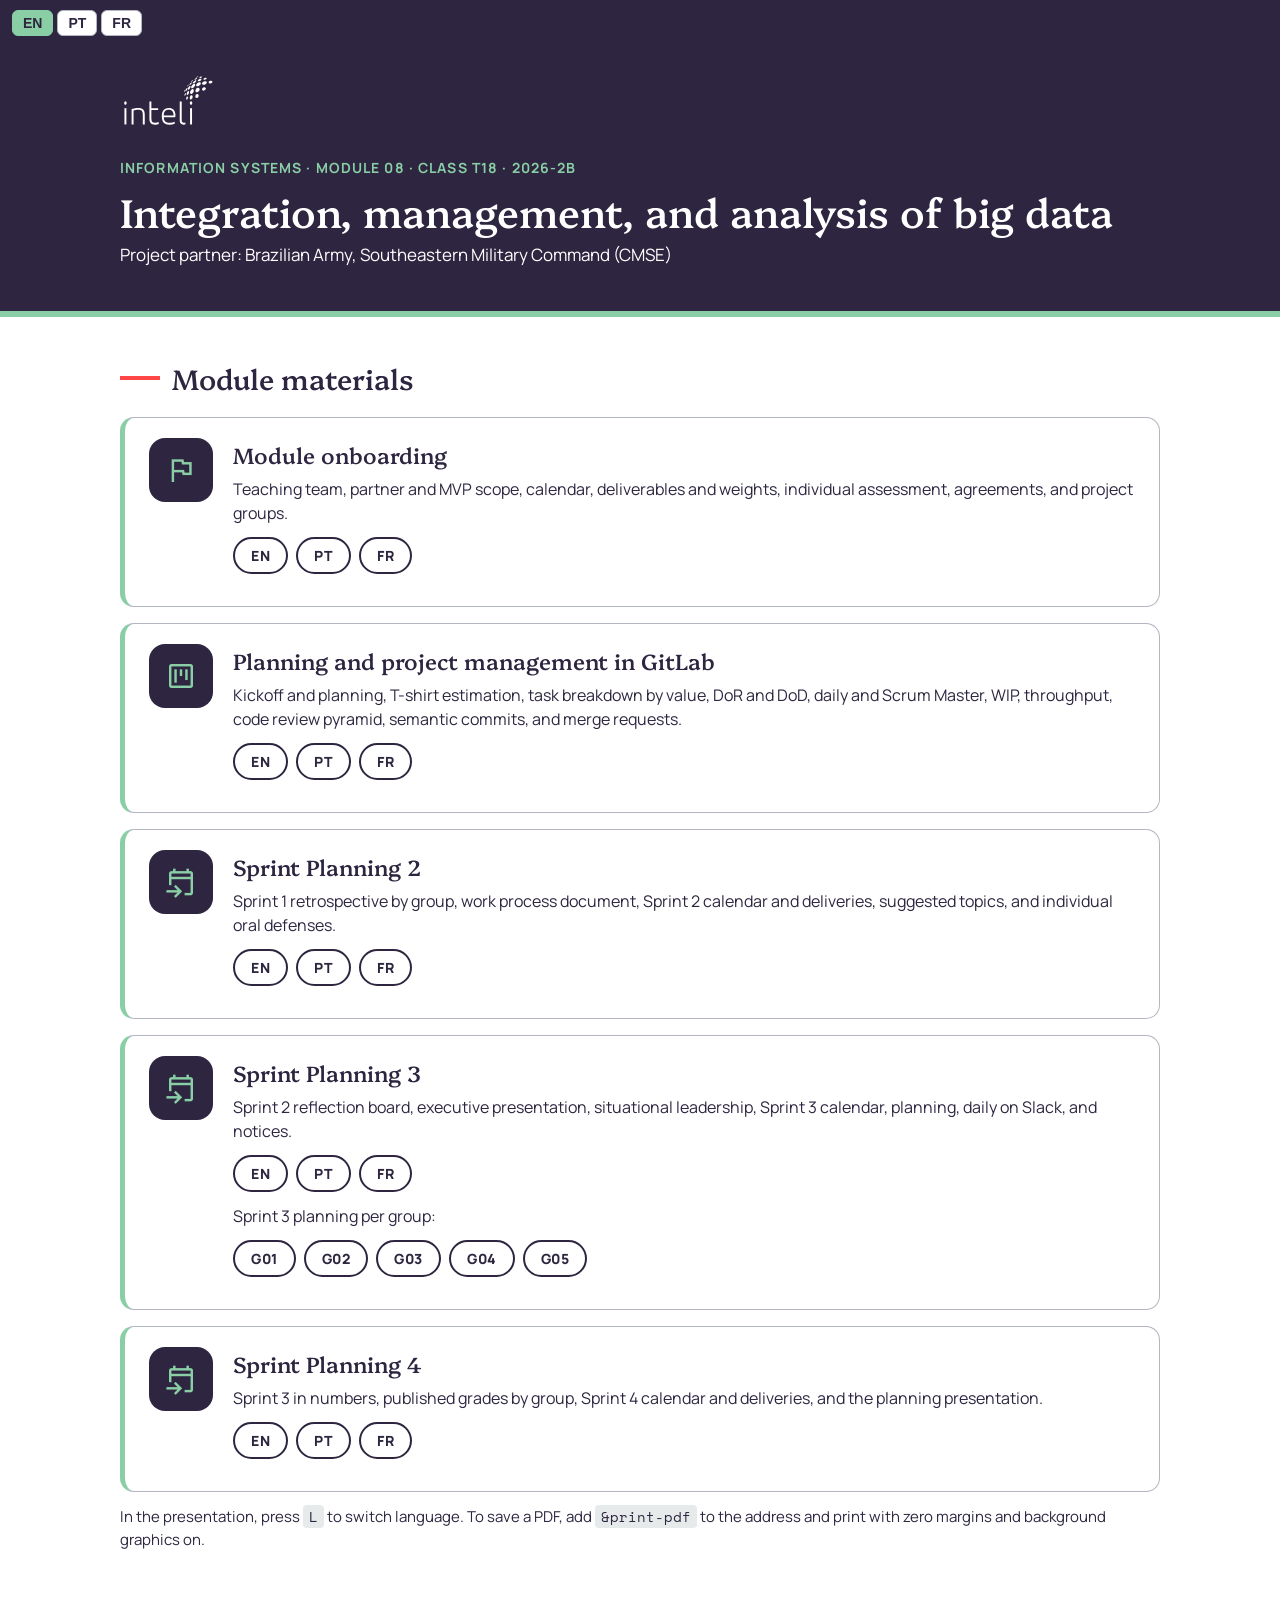
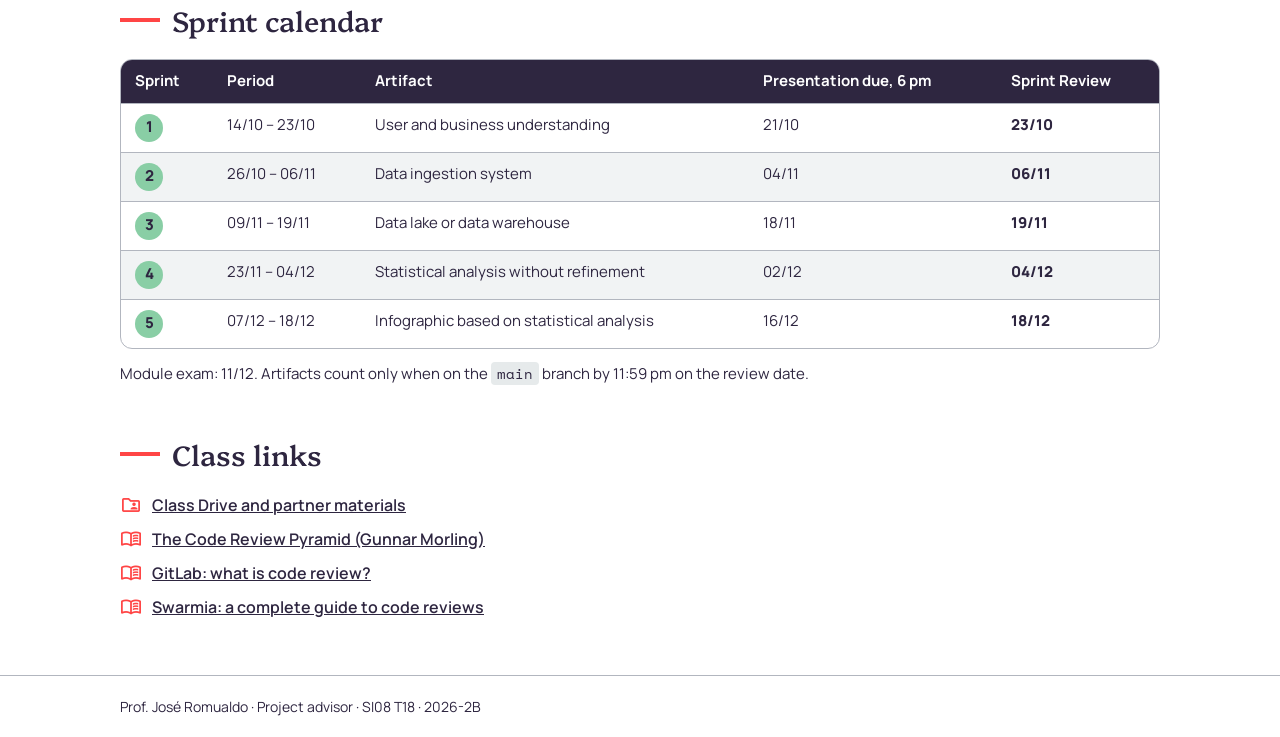
<file: index.html>
<!doctype html>
<html lang="en" data-lang="en">
<head>
  <meta charset="utf-8">
  <meta name="viewport" content="width=device-width, initial-scale=1.0">
  <title>SI08 T18 &middot; Module 08</title>

  <!-- Portal do modulo: centraliza os decks e os links da turma. Trilingue
       como os decks (ADR-001). Datas copiadas do slide de calendario do
       onboarding; tools/tests/test_index.py confere que batem. -->

  <script src="assets/js/idioma.js"></script>
  <link rel="stylesheet" href="assets/css/inteli-brand.css">
  <link rel="stylesheet" href="assets/css/orientacao.css">
  <link rel="stylesheet" href="assets/css/portal.css">
</head>
<body class="portal">
  <header class="portal-topo">
    <div class="portal-largura">
      <img class="portal-logo" src="assets/img/inteli-logo-negativa.svg" alt="Inteli">
      <p class="portal-eyebrow">
        <span data-l="en">Information Systems &middot; Module 08 &middot; Class T18 &middot; 2026-2B</span>
        <span data-l="pt">Sistemas de Informação &middot; Módulo 08 &middot; Turma T18 &middot; 2026-2B</span>
        <span data-l="fr">Systèmes d'information &middot; Module 08 &middot; Classe T18 &middot; 2026-2B</span>
      </p>
      <h1>Integration, management, and analysis of big data</h1>
      <p class="portal-sub">
        <span data-l="en">Project partner: Brazilian Army, Southeastern Military Command (CMSE)</span>
        <span data-l="pt">Parceiro do projeto: Brazilian Army, Comando Militar do Sudeste (CMSE)</span>
        <span data-l="fr">Partenaire du projet : Brazilian Army, Commandement militaire du Sud-Est (CMSE)</span>
      </p>
    </div>
  </header>

  <main class="portal-largura">
    <section class="portal-secao">
      <h2>
        <span data-l="en">Module materials</span>
        <span data-l="pt">Materiais do módulo</span>
        <span data-l="fr">Supports du module</span>
      </h2>
      <div class="deck-lista">
        <article class="deck-cartao" data-deck="aulas/onboarding.html">
          <div class="deck-icone"><span class="material-symbols-outlined" aria-hidden="true">flag</span></div>
          <div class="deck-corpo">
            <h3>
              <span data-l="en">Module onboarding</span>
              <span data-l="pt">Abertura do módulo</span>
              <span data-l="fr">Ouverture du module</span>
            </h3>
            <p>
              <span data-l="en">Teaching team, partner and MVP scope, calendar, deliverables and weights, individual assessment, agreements, and project groups.</span>
              <span data-l="pt">Equipe docente, parceiro e escopo do MVP, calendário, entregas e pesos, avaliação individual, combinados e grupos do projeto.</span>
              <span data-l="fr">Équipe pédagogique, partenaire et périmètre du MVP, calendrier, livrables et poids, évaluation individuelle, règles et groupes du projet.</span>
            </p>
            <p class="deck-links">
              <a class="botao" href="aulas/onboarding.html?lang=en">EN</a>
              <a class="botao" href="aulas/onboarding.html?lang=pt">PT</a>
              <a class="botao" href="aulas/onboarding.html?lang=fr">FR</a>
            </p>
          </div>
        </article>
        <article class="deck-cartao" data-deck="aulas/planning-gitlab.html">
          <div class="deck-icone"><span class="material-symbols-outlined" aria-hidden="true">view_kanban</span></div>
          <div class="deck-corpo">
            <h3>
              <span data-l="en">Planning and project management in GitLab</span>
              <span data-l="pt">Planning e gestão de projeto no GitLab</span>
              <span data-l="fr">Planning et gestion de projet dans GitLab</span>
            </h3>
            <p>
              <span data-l="en">Kickoff and planning, T-shirt estimation, task breakdown by value, DoR and DoD, daily and Scrum Master, WIP, throughput, code review pyramid, semantic commits, and merge requests.</span>
              <span data-l="pt">Kickoff e planning, estimativa T-shirt, corte de tarefas por valor, DoR e DoD, daily e scrum master, WIP, throughput, pirâmide de code review, commits semânticos e merge requests.</span>
              <span data-l="fr">Kickoff et planning, estimation T-shirt, découpage par valeur, DoR et DoD, daily et Scrum Master, WIP, throughput, pyramide de revue de code, commits sémantiques et merge requests.</span>
            </p>
            <p class="deck-links">
              <a class="botao" href="aulas/planning-gitlab.html?lang=en">EN</a>
              <a class="botao" href="aulas/planning-gitlab.html?lang=pt">PT</a>
              <a class="botao" href="aulas/planning-gitlab.html?lang=fr">FR</a>
            </p>
          </div>
        </article>
        <article class="deck-cartao" data-deck="aulas/sprint-planning-2.html">
          <div class="deck-icone"><span class="material-symbols-outlined" aria-hidden="true">event_upcoming</span></div>
          <div class="deck-corpo">
            <h3>
              <span data-l="en">Sprint Planning 2</span>
              <span data-l="pt">Sprint Planning 2</span>
              <span data-l="fr">Sprint Planning 2</span>
            </h3>
            <p>
              <span data-l="en">Sprint 1 retrospective by group, work process document, Sprint 2 calendar and deliveries, suggested topics, and individual oral defenses.</span>
              <span data-l="pt">Retrospectiva da Sprint 1 por grupo, documento do processo de trabalho, calendário e entregas da Sprint 2, tópicos sugeridos e arguições individuais.</span>
              <span data-l="fr">Rétrospective du sprint 1 par groupe, document du processus de travail, calendrier et livrables du sprint 2, sujets suggérés et soutenances individuelles.</span>
            </p>
            <p class="deck-links">
              <a class="botao" href="aulas/sprint-planning-2.html?lang=en">EN</a>
              <a class="botao" href="aulas/sprint-planning-2.html?lang=pt">PT</a>
              <a class="botao" href="aulas/sprint-planning-2.html?lang=fr">FR</a>
            </p>
          </div>
        </article>
        <article class="deck-cartao" data-deck="aulas/sprint-planning-3.html">
          <div class="deck-icone"><span class="material-symbols-outlined" aria-hidden="true">event_upcoming</span></div>
          <div class="deck-corpo">
            <h3>
              <span data-l="en">Sprint Planning 3</span>
              <span data-l="pt">Sprint Planning 3</span>
              <span data-l="fr">Sprint Planning 3</span>
            </h3>
            <p>
              <span data-l="en">Sprint 2 reflection board, executive presentation, situational leadership, Sprint 3 calendar, planning, daily on Slack, and notices.</span>
              <span data-l="pt">Quadro de reflexão da Sprint 2, apresentação executiva, liderança situacional, calendário, planning e daily no Slack da Sprint 3, e avisos.</span>
              <span data-l="fr">Tableau de réflexion du sprint 2, présentation exécutive, leadership situationnel, calendrier, planning et daily sur Slack du sprint 3, et avis.</span>
            </p>
            <p class="deck-links">
              <a class="botao" href="aulas/sprint-planning-3.html?lang=en">EN</a>
              <a class="botao" href="aulas/sprint-planning-3.html?lang=pt">PT</a>
              <a class="botao" href="aulas/sprint-planning-3.html?lang=fr">FR</a>
            </p>
            <p>
              <span data-l="en">Sprint 3 planning per group:</span>
              <span data-l="pt">Planning da Sprint 3 por grupo:</span>
              <span data-l="fr">Planning du sprint 3 par groupe :</span>
            </p>
            <p class="deck-links">
              <a class="botao" href="https://github.com/josercf/2026-2B-SI08-T18/blob/main/planning/sprint3/planning-sprint3-G01.md">G01</a>
              <a class="botao" href="https://github.com/josercf/2026-2B-SI08-T18/blob/main/planning/sprint3/planning-sprint3-G02.md">G02</a>
              <a class="botao" href="https://github.com/josercf/2026-2B-SI08-T18/blob/main/planning/sprint3/planning-sprint3-G03.md">G03</a>
              <a class="botao" href="https://github.com/josercf/2026-2B-SI08-T18/blob/main/planning/sprint3/planning-sprint3-G04.md">G04</a>
              <a class="botao" href="https://github.com/josercf/2026-2B-SI08-T18/blob/main/planning/sprint3/planning-sprint3-G05.md">G05</a>
            </p>
          </div>
        </article>
        <article class="deck-cartao" data-deck="aulas/sprint-planning-4.html">
          <div class="deck-icone"><span class="material-symbols-outlined" aria-hidden="true">event_upcoming</span></div>
          <div class="deck-corpo">
            <h3>
              <span data-l="en">Sprint Planning 4</span>
              <span data-l="pt">Sprint Planning 4</span>
              <span data-l="fr">Sprint Planning 4</span>
            </h3>
            <p>
              <span data-l="en">Sprint 3 in numbers, published grades by group, Sprint 4 calendar and deliveries, and the planning presentation.</span>
              <span data-l="pt">Sprint 3 em números, notas publicadas por grupo, calendário e entregas da Sprint 4 e apresentação da planning.</span>
              <span data-l="fr">Le sprint 3 en chiffres, notes publiées par groupe, calendrier et livrables du sprint 4 et présentation du planning.</span>
            </p>
            <p class="deck-links">
              <a class="botao" href="aulas/sprint-planning-4.html?lang=en">EN</a>
              <a class="botao" href="aulas/sprint-planning-4.html?lang=pt">PT</a>
              <a class="botao" href="aulas/sprint-planning-4.html?lang=fr">FR</a>
            </p>
          </div>
        </article>
      </div>
      <p class="portal-nota">
        <span data-l="en">In the presentation, press <kbd>L</kbd> to switch language. To save a PDF, add <code>&amp;print-pdf</code> to the address and print with zero margins and background graphics on.</span>
        <span data-l="pt">Na apresentação, a tecla <kbd>L</kbd> troca o idioma. Para salvar em PDF, acrescente <code>&amp;print-pdf</code> ao endereço e imprima com margem zero e gráficos de fundo ligados.</span>
        <span data-l="fr">Pendant la présentation, la touche <kbd>L</kbd> change la langue. Pour enregistrer en PDF, ajoutez <code>&amp;print-pdf</code> à l'adresse et imprimez sans marges, graphiques d'arrière-plan activés.</span>
      </p>
    </section>

    <section class="portal-secao">
      <h2>
        <span data-l="en">Sprint calendar</span>
        <span data-l="pt">Calendário das sprints</span>
        <span data-l="fr">Calendrier des sprints</span>
      </h2>
      <table class="portal-tabela">
        <thead>
          <tr>
            <th>Sprint</th>
            <th>
              <span data-l="en">Period</span>
              <span data-l="pt">Período</span>
              <span data-l="fr">Période</span>
            </th>
            <th>
              <span data-l="en">Artifact</span>
              <span data-l="pt">Artefato</span>
              <span data-l="fr">Livrable</span>
            </th>
            <th>
              <span data-l="en">Presentation due, 6 pm</span>
              <span data-l="pt">Envio da apresentação, 18h</span>
              <span data-l="fr">Envoi de la présentation, 18 h</span>
            </th>
            <th>Sprint Review</th>
          </tr>
        </thead>
        <tbody>
          <tr>
            <td><span class="sprint-num">1</span></td>
            <td class="periodo">14/10 &ndash; 23/10</td>
            <td>
              <span data-l="en">User and business understanding</span>
              <span data-l="pt">Entendimento do usuário e do negócio</span>
              <span data-l="fr">Compréhension de l'utilisateur et du métier</span>
            </td>
            <td class="envio">21/10</td>
            <td class="review">23/10</td>
          </tr>
          <tr>
            <td><span class="sprint-num">2</span></td>
            <td class="periodo">26/10 &ndash; 06/11</td>
            <td>
              <span data-l="en">Data ingestion system</span>
              <span data-l="pt">Sistema de ingestão de dados</span>
              <span data-l="fr">Système d'ingestion des données</span>
            </td>
            <td class="envio">04/11</td>
            <td class="review">06/11</td>
          </tr>
          <tr>
            <td><span class="sprint-num">3</span></td>
            <td class="periodo">09/11 &ndash; 19/11</td>
            <td>
              <span data-l="en">Data lake or data warehouse</span>
              <span data-l="pt">Data lake ou data warehouse</span>
              <span data-l="fr">Data lake ou data warehouse</span>
            </td>
            <td class="envio">18/11</td>
            <td class="review">19/11</td>
          </tr>
          <tr>
            <td><span class="sprint-num">4</span></td>
            <td class="periodo">23/11 &ndash; 04/12</td>
            <td>
              <span data-l="en">Statistical analysis without refinement</span>
              <span data-l="pt">Análise estatística sem refinamento</span>
              <span data-l="fr">Analyse statistique sans raffinement</span>
            </td>
            <td class="envio">02/12</td>
            <td class="review">04/12</td>
          </tr>
          <tr>
            <td><span class="sprint-num">5</span></td>
            <td class="periodo">07/12 &ndash; 18/12</td>
            <td>
              <span data-l="en">Infographic based on statistical analysis</span>
              <span data-l="pt">Infográfico baseado na análise estatística</span>
              <span data-l="fr">Infographie fondée sur l'analyse statistique</span>
            </td>
            <td class="envio">16/12</td>
            <td class="review">18/12</td>
          </tr>
        </tbody>
      </table>
      <p class="portal-nota">
        <span data-l="en">Module exam: 11/12. Artifacts count only when on the <code>main</code> branch by 11:59 pm on the review date.</span>
        <span data-l="pt">Prova do módulo: 11/12. Artefatos valem apenas na branch <code>main</code> até 23h59 da data da review.</span>
        <span data-l="fr">Examen du module : 11/12. Les livrables ne comptent que sur la branche <code>main</code> avant 23 h 59 le jour de la review.</span>
      </p>
    </section>

    <section class="portal-secao">
      <h2>
        <span data-l="en">Class links</span>
        <span data-l="pt">Links da turma</span>
        <span data-l="fr">Liens de la classe</span>
      </h2>
      <ul class="portal-links">
        <li>
          <span class="material-symbols-outlined" aria-hidden="true">folder_shared</span>
          <a href="https://drive.google.com/drive/folders/1OXLzMqSUUbv08GYSl7mc4imtuCU219Xd" target="_blank" rel="noopener">
            <span data-l="en">Class Drive and partner materials</span>
            <span data-l="pt">Drive da turma e material do parceiro</span>
            <span data-l="fr">Drive de la classe et documents du partenaire</span>
          </a>
        </li>
        <li>
          <span class="material-symbols-outlined" aria-hidden="true">menu_book</span>
          <a href="https://www.morling.dev/blog/the-code-review-pyramid/" target="_blank" rel="noopener">The Code Review Pyramid (Gunnar Morling)</a>
        </li>
        <li>
          <span class="material-symbols-outlined" aria-hidden="true">menu_book</span>
          <a href="https://about.gitlab.com/pt-br/topics/version-control/what-is-code-review/" target="_blank" rel="noopener">GitLab: what is code review?</a>
        </li>
        <li>
          <span class="material-symbols-outlined" aria-hidden="true">menu_book</span>
          <a href="https://www.swarmia.com/blog/a-complete-guide-to-code-reviews/" target="_blank" rel="noopener">Swarmia: a complete guide to code reviews</a>
        </li>
      </ul>
    </section>
  </main>

  <footer class="portal-rodape">
    <div class="portal-largura">
      <span data-l="en">Prof. José Romualdo &middot; Project advisor &middot; SI08 T18 &middot; 2026-2B</span>
      <span data-l="pt">Prof. José Romualdo &middot; Orientação &middot; SI08 T18 &middot; 2026-2B</span>
      <span data-l="fr">Prof. José Romualdo &middot; Orientation du projet &middot; SI08 T18 &middot; 2026-2B</span>
    </div>
  </footer>
</body>
</html>
</file>
<file: assets/css/inteli-brand.css>
/* Tokens do Brandbook Inteli 2025.
   Este e o unico arquivo do acervo autorizado a declarar cor e tipografia.
   Qualquer outro arquivo consome var(--inteli-*) ou var(--seg-*).
   Verificado por tools/check_brand.py. */

@import url("https://fonts.googleapis.com/css2?family=Platypi:wght@400;500;600;700&family=Manrope:wght@400;500;600;700;800&family=Space+Mono:wght@400;700&display=swap");
@import url("https://fonts.googleapis.com/css2?family=Material+Symbols+Outlined:opsz,wght,FILL,GRAD@24,400,0,0&display=swap");

:root {
  /* Paleta cromatica, p.66 */
  --inteli-roxo: #2e2640;
  --inteli-coral: #ff4545;
  --inteli-verde: #89cea5;
  --inteli-cinza-escuro: #b2b6bf;
  --inteli-cinza-medio: #caced6;
  --inteli-cinza-claro: #e6eaeb;
  --inteli-branco: #ffffff;

  /* Segmento Graduacao, p.68.
     Branco e cinzas como base, verde e roxo como blocos de peso,
     coral apenas como filete de destaque.
     Lilas e verde escuro pertencem a Escolas e a Exec/Pos e ficam de fora. */
  --seg-base: var(--inteli-branco);
  --seg-superficie: var(--inteli-cinza-claro);
  /* p.68: a proporcao da Graduacao usa cinza escuro, nao cinza medio, nos
     layouts (branco 23%, cinza claro 12%, cinza escuro 12%, verde 23%,
     roxo 27%, coral 3%, medido sobre a pagina). O cinza medio aparece so
     no grafismo da Graduacao (p.77: verde, roxo e cinza medio). */
  --seg-borda: var(--inteli-cinza-escuro);
  --seg-grafismo-neutro: var(--inteli-cinza-medio);
  --seg-primaria: var(--inteli-roxo);
  --seg-secundaria: var(--inteli-verde);
  --seg-destaque: var(--inteli-coral);
  --seg-texto: var(--inteli-roxo);
  --seg-texto-suave: var(--inteli-cinza-escuro);

  /* Tipografia, p.69 a p.74.
     A Azurio e licenciada e este repositorio e publico: o proprio brandbook
     (p.70) autoriza a Platypi como substituta por ser Google Font. */
  --fonte-titulo: "Platypi", Georgia, serif;
  --fonte-texto: "Manrope", system-ui, sans-serif;
  --fonte-mono: "Space Mono", monospace;

  /* Hierarquia. O brandbook (p.73) define 55/20/15pt em pagina de 1920x1080.
     A razao entre os niveis e preservada; o corpo sobe para 18px porque
     13px projetado nao se le do fundo da sala.

     Estes quatro tokens PRECISAM morar em :root. Custom property nao
     cascateia para fora do seletor que a declara: se elas cairem dentro de
     um bloco como "code, pre", o body resolve font-size para o 16px padrao
     do navegador e o piso de legibilidade vira letra morta, sem nenhum erro
     aparecer. Conferir com getComputedStyle, nao a olho. */
  --escala-titulo: 44px;
  --escala-subtitulo: 26px;
  --escala-texto: 18px;
  --escala-complementar: 14px;
}

/* A aplicacao das familias e das escalas mora aqui e so aqui, porque o
   check_brand.py proibe font-family em qualquer outro arquivo. Sem estas
   regras os tokens acima ficam declarados e nunca usados, que foi exatamente
   o defeito do CSS de 2026.1: ele pedia "Azurio" e a fonte nunca era
   carregada, entao os titulos caiam no fallback em silencio. */
body {
  font-family: var(--fonte-texto);
  font-size: var(--escala-texto);
}

h1, h2 {
  font-family: var(--fonte-titulo);
  font-weight: 500;  /* Azurio Medium e o peso de titulo do brandbook, p.69 */
  font-size: var(--escala-titulo);
}

h3, h4 {
  font-family: var(--fonte-titulo);
  font-weight: 500;
  font-size: var(--escala-subtitulo);
}

code, pre, kbd, samp, .mono {
  font-family: var(--fonte-mono);
  font-size: var(--escala-complementar);
}

/* Iconografia da marca, p.88: Google Material Symbols, nunca emoji. A fonte
   e importada no topo deste arquivo; a classe que ativa a ligadura (o nome
   do icone em texto vira glifo) so pode morar aqui, porque e a unica
   declaracao de font-family autorizada no acervo. Consumidor: qualquer
   <span class="material-symbols-outlined"> com o nome do icone como
   conteudo de texto. */
.material-symbols-outlined {
  font-family: "Material Symbols Outlined";
  font-weight: normal;
  font-style: normal;
  font-size: 20px;
  line-height: 1;
  letter-spacing: normal;
  text-transform: none;
  display: inline-block;
  white-space: nowrap;
  word-wrap: normal;
  direction: ltr;
  -webkit-font-smoothing: antialiased;
}
</file>
<file: assets/css/orientacao.css>
/* Blocos especificos dos decks de orientacao do SI08 T18.
   Mesma regra do tema: nenhuma cor literal e nenhum font-family aqui, tudo
   vem de inteli-brand.css. Verificado por tools/check_brand.py. */

/* ---------- Idiomas (ADR-001) ----------
   Todo texto visivel existe nas tres linguas, marcado com data-l="en|pt|fr".
   O idioma ativo fica em html[data-lang]; os outros dois somem com
   display: none, o que tambem os tira da medicao do check_slides.py. */
html[data-lang="en"] [data-l]:not([data-l="en"]),
html[data-lang="pt"] [data-l]:not([data-l="pt"]),
html[data-lang="fr"] [data-l]:not([data-l="fr"]) {
  display: none !important;
}

.lang-switch {
  position: fixed;
  /* Canto superior esquerdo: embaixo ele cobria o rodape e o numero do
     slide. O titulo comeca em 44px, entao a faixa de 8px a 36px fica livre. */
  left: 12px;
  top: 10px;
  z-index: 1000;
  display: flex;
  gap: 4px;
}

.lang-switch button {
  border: 1px solid var(--seg-borda);
  border-radius: 6px;
  background: var(--seg-base);
  color: var(--seg-texto);
  padding: 4px 10px;
  font-size: var(--escala-complementar);
  font-weight: 700;
  cursor: pointer;
}

.lang-switch button[aria-pressed="true"] {
  background: var(--seg-primaria);
  color: var(--inteli-branco);
  border-color: var(--seg-primaria);
}

@media print {
  .lang-switch { display: none !important; }
}

/* ---------- Refinamento base dos slides ---------- */
.slide-title-area h2 {
  max-width: 1060px;
  letter-spacing: -0.01em;
}

.content-slide .accent-bar {
  background: var(--seg-destaque);
  width: 64px;
  height: 4px;
}

.content-slide .slide-footer {
  border-top: 1px solid color-mix(in srgb, var(--seg-borda) 45%, transparent);
  padding-top: 8px;
}

/* ---------- Capa (Slide 1) ----------
   O .cover-panel em inteli-theme.css usa display: grid com conic-gradient
   particionando as 3 faces do grafismo da Graduacao, e posiciona .cover-content
   sobre a face roxa da direita (justify-self: end; max-width: 42%). */
.cover-brand-mark {
  display: flex;
  align-items: center;
  margin-bottom: 28px;
}

.cover-brand-mark img {
  height: 40px;
  width: auto;
  display: block;
}

.reveal .cover-slide .cover-eyebrow {
  display: inline-block;
  background: color-mix(in srgb, var(--seg-secundaria) 18%, transparent);
  border: 1px solid color-mix(in srgb, var(--seg-secundaria) 55%, transparent);
  color: var(--seg-secundaria);
  padding: 5px 14px;
  border-radius: 999px;
  margin-bottom: 14px;
  font-weight: 700;
}

.cover-accent {
  width: 72px;
  height: 5px;
  background: var(--seg-destaque);
  border-radius: 3px;
  margin: 4px 0 18px;
}

.reveal .cover-slide h3 {
  color: var(--seg-secundaria);
  font-weight: 500;
}

/* ---------- Separadores de secao (Slides 4, 7, 13) ---------- */
.reveal .slides section.section-slide {
  justify-content: center;
}

.reveal .section-slide .section-eyebrow {
  display: inline-block;
  align-self: center;
  margin: 0 0 16px;
  padding: 6px 18px;
  background: var(--seg-primaria);
  color: var(--inteli-branco);
  border-radius: 999px;
  font-size: var(--escala-complementar);
  font-weight: 700;
  letter-spacing: 0.08em;
  text-transform: uppercase;
}

.reveal .section-slide .accent-bar {
  background: var(--seg-destaque);
  height: 5px;
  border-radius: 3px;
}

/* ---------- Agenda (Slide 2) ----------
   Agenda em fundo roxo (27% de proporcao na Graduacao, p.68) com cartoes em
   duas colunas para equilibrar o respiro visual. */
.reveal .slides section.agenda-slide {
  background: var(--seg-primaria);
  color: var(--inteli-branco);
}

.agenda-slide h2,
.agenda-slide .slide-footer {
  color: var(--inteli-branco);
}

.agenda-slide .slide-footer {
  border-top-color: color-mix(in srgb, var(--inteli-branco) 18%, transparent);
}

.agenda-list {
  margin: 18px 0 0;
  padding: 0;
  list-style: none;
  counter-reset: item;
  display: grid;
  grid-template-columns: repeat(2, 1fr);
  gap: 18px 24px;
}

.agenda-list li {
  counter-increment: item;
  display: flex;
  align-items: center;
  gap: 18px;
  padding: 20px 22px;
  background: color-mix(in srgb, var(--inteli-branco) 8%, var(--seg-primaria));
  border: 1px solid color-mix(in srgb, var(--inteli-branco) 16%, transparent);
  border-left: 5px solid var(--seg-secundaria);
  border-radius: 12px;
  font-size: 20px;
  font-weight: 600;
  line-height: 1.3;
}

.agenda-list li:nth-child(odd) {
  border-left-color: var(--seg-destaque);
}

.agenda-list li::before {
  content: counter(item, decimal-leading-zero);
  display: inline-flex;
  align-items: center;
  justify-content: center;
  width: 44px;
  height: 44px;
  border-radius: 10px;
  background: color-mix(in srgb, var(--inteli-branco) 12%, transparent);
  color: var(--seg-secundaria);
  font-weight: 800;
  font-size: 20px;
  flex-shrink: 0;
}

.agenda-list li:nth-child(odd)::before {
  color: var(--seg-destaque);
}

/* ---------- Docentes (Slide 3) ---------- */
.docentes-grid {
  display: flex;
  flex-wrap: wrap;
  justify-content: center;
  gap: 14px 18px;
  margin-top: 4px;
}

.docente-card {
  width: 274px;
  box-sizing: border-box;
  display: flex;
  flex-direction: column;
  align-items: center;
  text-align: center;
  gap: 8px;
  background: var(--seg-superficie);
  border: 1px solid color-mix(in srgb, var(--seg-borda) 55%, transparent);
  border-top: 5px solid var(--seg-secundaria);
  border-radius: 14px;
  padding: 14px 14px 12px;
}

.docente-card.coordenacao {
  border-top-color: var(--seg-primaria);
}

.docente-card.orientacao {
  border-top-color: var(--seg-destaque);
  background: color-mix(in srgb, var(--seg-secundaria) 16%, var(--seg-superficie));
}

.docente-card img {
  width: 106px;
  height: 106px;
  border-radius: 50%;
  object-fit: cover;
  flex-shrink: 0;
  border: 3px solid var(--inteli-branco);
}

.reveal .docente-card p { margin: 0; line-height: 1.25; }
.reveal .docente-card .docente-nome {
  font-weight: 700;
  font-size: 16px;
  color: var(--seg-primaria);
}
.reveal .docente-card .docente-eixo {
  font-size: var(--escala-complementar);
  font-weight: 600;
  padding: 3px 10px;
  border-radius: 999px;
  background: var(--inteli-branco);
  color: var(--seg-primaria);
}

.docente-card.coordenacao .docente-eixo {
  background: var(--seg-primaria);
  color: var(--inteli-branco);
}

.docente-card.orientacao .docente-eixo {
  background: var(--seg-destaque);
  color: var(--inteli-branco);
}

/* ---------- Parceiro e Desafio (Slide 5) ---------- */
.parceiro-grid {
  display: grid;
  grid-template-columns: 5fr 7fr;
  gap: 28px;
  align-items: stretch;
  margin-top: 6px;
}

.parceiro-ficha {
  background: var(--seg-superficie);
  border: 1px solid color-mix(in srgb, var(--seg-borda) 55%, transparent);
  border-radius: 14px;
  padding: 20px 22px;
  display: flex;
  flex-direction: column;
  justify-content: space-between;
}

.parceiro-nome {
  background: var(--seg-primaria);
  color: var(--inteli-branco);
  border-left: 6px solid var(--seg-secundaria);
  border-radius: 10px;
  padding: 14px 18px;
  margin-bottom: 16px;
}

.reveal .parceiro-nome h3 {
  margin: 0;
  font-size: 30px;
  color: var(--inteli-branco);
}

.reveal .parceiro-nome p {
  margin: 4px 0 0;
  font-size: var(--escala-complementar);
  color: var(--seg-secundaria);
  font-weight: 600;
}

.parceiro-pessoas { margin: 0; }
.reveal .parceiro-pessoas dt {
  display: flex;
  align-items: center;
  gap: 6px;
  font-size: var(--escala-complementar);
  font-weight: 700;
  color: var(--seg-primaria);
  text-transform: uppercase;
  letter-spacing: 0.04em;
}

.reveal .parceiro-pessoas dt .material-symbols-outlined {
  font-size: 18px;
  color: var(--seg-destaque);
}

.reveal .parceiro-pessoas dd {
  margin: 2px 0 12px;
  padding-left: 24px;
  font-size: 16px;
  line-height: 1.35;
}

.reveal .parceiro-pessoas dd:last-child {
  margin-bottom: 0;
}

.parceiro-desafio {
  display: flex;
  flex-direction: column;
  gap: 16px;
}

.parceiro-bloco {
  flex: 1;
  background: var(--inteli-branco);
  border: 1px solid var(--seg-borda);
  border-left: 6px solid var(--seg-primaria);
  border-radius: 14px;
  padding: 18px 22px;
  display: flex;
  flex-direction: column;
  justify-content: center;
}

.parceiro-bloco.objetivo-bloco {
  background: color-mix(in srgb, var(--seg-secundaria) 18%, var(--inteli-branco));
  border-color: color-mix(in srgb, var(--seg-secundaria) 65%, var(--seg-borda));
  border-left: 6px solid var(--seg-secundaria);
}

.reveal .parceiro-desafio h4 {
  display: flex;
  align-items: center;
  gap: 10px;
  margin: 0 0 8px;
  font-size: 22px;
  color: var(--seg-primaria);
}

.reveal .parceiro-desafio h4 .material-symbols-outlined {
  font-size: 24px;
  color: var(--seg-destaque);
}

.parceiro-bloco.objetivo-bloco h4 .material-symbols-outlined {
  color: var(--seg-primaria);
}

.reveal .parceiro-desafio p {
  margin: 0;
  font-size: 16px;
  line-height: 1.42;
}

/* ---------- Escopo do MVP (Slide 6) ---------- */
.escopo-perspectivas {
  display: grid;
  grid-template-columns: repeat(3, 1fr);
  gap: 16px;
  margin-top: 2px;
}

.perspectiva-card {
  background: var(--seg-superficie);
  border: 1px solid color-mix(in srgb, var(--seg-borda) 60%, transparent);
  border-top: 5px solid var(--seg-primaria);
  border-radius: 12px;
  padding: 14px 16px;
  display: flex;
  flex-direction: column;
  gap: 8px;
}

.perspectiva-card:nth-child(2) {
  border-top-color: var(--seg-secundaria);
}

.perspectiva-card:nth-child(3) {
  border-top-color: var(--seg-destaque);
}

.perspectiva-topo {
  display: flex;
  align-items: center;
  justify-content: space-between;
  gap: 8px;
}

.reveal .perspectiva-icone.material-symbols-outlined {
  display: inline-flex;
  align-items: center;
  justify-content: center;
  width: 36px;
  height: 36px;
  border-radius: 9px;
  background: var(--seg-primaria);
  color: var(--inteli-branco);
  font-size: 20px;
}

.reveal .perspectiva-card:nth-child(2) .perspectiva-icone.material-symbols-outlined {
  background: var(--seg-secundaria);
  color: var(--seg-primaria);
}

.reveal .perspectiva-card:nth-child(3) .perspectiva-icone.material-symbols-outlined {
  background: var(--seg-destaque);
  color: var(--inteli-branco);
}

.perspectiva-tag {
  font-size: var(--escala-complementar);
  font-weight: 700;
  padding: 2px 10px;
  border-radius: 999px;
  background: var(--inteli-branco);
  color: var(--seg-primaria);
  border: 1px solid var(--seg-borda);
}

.reveal .perspectiva-card h4 {
  margin: 0;
  font-size: 19px;
  color: var(--seg-primaria);
}

.reveal .perspectiva-card p {
  margin: 0;
  font-size: 15px;
  line-height: 1.35;
}

.escopo-listas {
  margin-top: 14px;
  gap: 20px;
}

.escopo-painel {
  background: var(--inteli-branco);
  border: 1px solid var(--seg-borda);
  border-radius: 12px;
  padding: 12px 16px;
}

.escopo-painel.painel-dados {
  border-left: 5px solid var(--seg-secundaria);
  background: color-mix(in srgb, var(--seg-secundaria) 12%, var(--inteli-branco));
}

.escopo-painel.painel-fora {
  border-left: 5px solid var(--seg-destaque);
  background: color-mix(in srgb, var(--seg-superficie) 55%, var(--inteli-branco));
}

.escopo-painel.painel-dados .material-symbols-outlined {
  color: var(--seg-primaria);
}

.escopo-painel.painel-fora .material-symbols-outlined {
  color: var(--seg-destaque);
}

.reveal .escopo-listas h4 {
  display: flex;
  align-items: center;
  gap: 8px;
  margin: 0 0 6px;
  font-size: 18px;
}

.reveal .escopo-listas ul {
  margin: 0;
  padding-left: 20px;
}

.reveal .escopo-listas li {
  font-size: 15px;
  line-height: 1.35;
  margin-bottom: 2px;
}

/* ---------- Tabelas e destaques ---------- */
.reveal .data-table {
  border-collapse: separate;
  border-spacing: 0;
  border: 1px solid var(--seg-borda);
  border-radius: 12px;
  overflow: hidden;
}

.reveal .data-table thead th,
.reveal .entregas-tabela thead th {
  background: var(--seg-primaria);
  color: var(--inteli-branco);
  border-bottom: 0;
}

.reveal .data-table.tabela-projecao td,
.reveal .data-table.tabela-projecao th {
  padding: 9px 14px;
}

/* ---------- Calendario (Slide 8) ---------- */
.reveal .calendario td {
  padding-top: 7px;
  padding-bottom: 7px;
  vertical-align: middle;
}

.reveal .calendario tbody tr:nth-child(even) td {
  background: color-mix(in srgb, var(--seg-superficie) 55%, var(--inteli-branco));
}

.reveal .calendario tr.marco-review td {
  background: color-mix(in srgb, var(--seg-secundaria) 22%, var(--inteli-branco));
  font-weight: 700;
}

.reveal .calendario tr.marco-prova td {
  background: color-mix(in srgb, var(--seg-destaque) 10%, var(--inteli-branco));
  font-weight: 700;
}

.data-pill {
  display: inline-block;
  padding: 2px 10px;
  border-radius: 999px;
  background: var(--seg-superficie);
  color: var(--seg-primaria);
  font-weight: 700;
  font-size: 15px;
}

.marco-review .data-pill {
  background: var(--seg-primaria);
  color: var(--inteli-branco);
}

.marco-prova .data-pill {
  background: var(--seg-destaque);
  color: var(--inteli-branco);
}

.envio-tag {
  display: inline-block;
  padding: 2px 10px;
  border-radius: 6px;
  background: var(--inteli-branco);
  border: 1px solid var(--seg-primaria);
  color: var(--seg-primaria);
  font-size: var(--escala-complementar);
  font-weight: 700;
}

.celula-vazia {
  color: var(--seg-texto-suave);
}

/* ---------- Linha do tempo das sprints (Slide 9) ----------
   Sprints em colunas e dimensoes em linhas: todas as sprints compartilham
   as mesmas dimensoes, entao tabela, nao cartoes. Cabecalho alterna roxo e
   verde, os dois blocos de peso do segmento Graduacao (p.68). */
.timeline-tabela {
  width: 100%;
  border-collapse: separate;
  border-spacing: 6px 4px;
  table-layout: fixed;
  font-size: 15px;
  line-height: 1.32;
  margin-top: 4px;
}

.timeline-tabela th[scope="row"] {
  width: 150px;
  text-align: left;
  font-size: var(--escala-complementar);
  font-weight: 700;
  color: var(--seg-primaria);
  padding: 10px 8px 10px 0;
  vertical-align: middle;
}

.timeline-tabela td {
  padding: 10px 12px;
  vertical-align: top;
  background: var(--seg-superficie);
  border-radius: 8px;
}

.timeline-tabela .sprint-cab {
  padding: 12px;
  text-align: left;
  font-size: 18px;
  border-radius: 10px 10px 4px 4px;
}

.timeline-tabela .sprint-cab.s1,
.timeline-tabela .sprint-cab.s3,
.timeline-tabela .sprint-cab.s5 {
  background: var(--seg-primaria);
  color: var(--inteli-branco);
}

.timeline-tabela .sprint-cab.s2,
.timeline-tabela .sprint-cab.s4 {
  background: var(--seg-secundaria);
  color: var(--seg-texto);
}

.timeline-tabela .periodo {
  display: block;
  margin-top: 2px;
  font-size: var(--escala-complementar);
  font-weight: 500;
  opacity: 0.9;
}

.timeline-tabela tr.artefato td {
  font-weight: 700;
  background: color-mix(in srgb, var(--seg-secundaria) 18%, var(--seg-superficie));
}

.timeline-tabela tr.review td {
  font-weight: 700;
}

.timeline-tabela td.tem-feriado {
  border-left: 4px solid var(--seg-destaque);
  background: color-mix(in srgb, var(--seg-destaque) 10%, var(--seg-superficie));
  font-weight: 700;
}

/* ---------- Entregas ponderadas por sprint (Slide 10) ---------- */
.entregas-tabela {
  width: 100%;
  border-collapse: separate;
  border-spacing: 0;
  table-layout: fixed;
  border: 1px solid var(--seg-borda);
  border-radius: 12px;
  overflow: hidden;
}

.entregas-tabela thead th {
  text-align: left;
  font-size: var(--escala-complementar);
  padding: 5px 12px;
}

.entregas-tabela thead th:first-child {
  width: 102px;
  background: var(--seg-primaria);
}

.entregas-tabela tbody tr:nth-child(even) th[scope="row"],
.entregas-tabela tbody tr:nth-child(even) td {
  background: color-mix(in srgb, var(--seg-superficie) 55%, var(--inteli-branco));
}

.entregas-tabela th[scope="row"] {
  text-align: left;
  vertical-align: middle;
  font-size: var(--escala-complementar);
  color: var(--seg-primaria);
  padding: 3px 8px 3px 12px;
  border-bottom: 1px solid var(--seg-borda);
}

.entregas-tabela tbody tr:last-child th[scope="row"],
.entregas-tabela tbody tr:last-child td {
  border-bottom: 0;
}

.sprint-pill {
  display: inline-block;
  padding: 2px 10px;
  border-radius: 999px;
  background: var(--seg-primaria);
  color: var(--inteli-branco);
  font-weight: 700;
  font-size: var(--escala-complementar);
}

.entregas-tabela tbody tr:nth-child(even) .sprint-pill {
  background: var(--seg-secundaria);
  color: var(--seg-primaria);
}

.entregas-tabela td {
  vertical-align: top;
  padding: 3px 12px;
  border-bottom: 1px solid var(--seg-borda);
}

.reveal .entregas-lista { margin: 0; padding: 0; list-style: none; }

.reveal .entregas-lista li {
  font-size: var(--escala-complementar);
  line-height: 1.28;
  display: flex;
  justify-content: space-between;
  align-items: baseline;
  gap: 10px;
  padding: 1px 0;
}

.entregas-lista .item-meta {
  font-weight: 700;
  white-space: nowrap;
  padding: 0 8px;
  border-radius: 999px;
  background: var(--seg-superficie);
  color: var(--seg-primaria);
}

.entregas-tabela td:nth-child(3) .entregas-lista .item-meta {
  background: color-mix(in srgb, var(--seg-secundaria) 35%, var(--inteli-branco));
}

.reveal p.nota-fonte {
  margin: 4px 0 0;
  font-size: var(--escala-complementar);
  color: var(--seg-primaria);
  opacity: 0.85;
}

/* ---------- Avaliacao individual (Slide 11) ---------- */
.avaliacao-grid {
  display: grid;
  grid-template-columns: repeat(2, 1fr);
  gap: 24px;
  margin-top: 8px;
}

.avaliacao-card {
  background: var(--seg-superficie);
  border: 1px solid color-mix(in srgb, var(--seg-borda) 65%, transparent);
  border-top: 6px solid var(--seg-secundaria);
  border-radius: 14px;
  padding: 22px 26px;
  display: flex;
  flex-direction: column;
  gap: 12px;
}

.avaliacao-card.card-arguicao {
  border-top-color: var(--seg-primaria);
  background: color-mix(in srgb, var(--seg-secundaria) 16%, var(--seg-superficie));
}

.avaliacao-topo {
  display: flex;
  align-items: center;
  justify-content: space-between;
  width: 100%;
}

.avaliacao-peso {
  font-size: 42px;
  font-weight: 800;
  line-height: 1;
  color: var(--seg-primaria);
}

.reveal .avaliacao-icone.material-symbols-outlined {
  display: inline-flex;
  align-items: center;
  justify-content: center;
  width: 48px;
  height: 48px;
  border-radius: 12px;
  background: var(--seg-secundaria);
  color: var(--seg-primaria);
  font-size: 26px;
}

.reveal .avaliacao-card.card-arguicao .avaliacao-icone.material-symbols-outlined {
  background: var(--seg-primaria);
  color: var(--inteli-branco);
}

.reveal .avaliacao-card h3 {
  margin: 0;
  font-size: 24px;
  color: var(--seg-primaria);
}

.reveal .avaliacao-card p {
  margin: 0;
  font-size: 16px;
  line-height: 1.42;
}

/* ---------- Prazos e regras de entrega (Slide 12) ---------- */
.regras-grid {
  display: grid;
  grid-template-columns: repeat(2, 1fr);
  gap: 16px 20px;
  margin-top: 4px;
}

.regra-card {
  background: var(--seg-superficie);
  border: 1px solid color-mix(in srgb, var(--seg-borda) 60%, transparent);
  border-left: 5px solid var(--seg-primaria);
  border-radius: 12px;
  padding: 14px 18px;
  display: flex;
  flex-direction: column;
  gap: 6px;
}

.regra-card:nth-child(2),
.regra-card:nth-child(3) {
  border-left-color: var(--seg-secundaria);
}

.regra-card:nth-child(4) {
  border-left-color: var(--seg-destaque);
  background: color-mix(in srgb, var(--seg-destaque) 6%, var(--seg-superficie));
}

.regra-topo {
  display: flex;
  align-items: center;
  justify-content: space-between;
  gap: 10px;
}

.reveal .regra-icone.material-symbols-outlined {
  display: inline-flex;
  align-items: center;
  justify-content: center;
  width: 36px;
  height: 36px;
  border-radius: 9px;
  background: var(--inteli-branco);
  color: var(--seg-primaria);
  font-size: 20px;
}

.reveal .regra-card:nth-child(4) .regra-icone.material-symbols-outlined {
  color: var(--seg-destaque);
}

.regra-prazo {
  font-size: var(--escala-complementar);
  font-weight: 700;
  padding: 3px 10px;
  border-radius: 999px;
  background: var(--seg-primaria);
  color: var(--inteli-branco);
  white-space: nowrap;
}

.regra-card:nth-child(2) .regra-prazo,
.regra-card:nth-child(3) .regra-prazo {
  background: var(--seg-secundaria);
  color: var(--seg-primaria);
}

.regra-card:nth-child(4) .regra-prazo {
  background: var(--seg-destaque);
  color: var(--inteli-branco);
}

.reveal .regra-card h4 {
  margin: 2px 0 0;
  font-size: 20px;
  color: var(--seg-primaria);
}

.reveal .regra-card p {
  margin: 0;
  font-size: 15px;
  line-height: 1.38;
}

/* ---------- Avisos com icone ---------- */
.aviso {
  margin-top: 16px;
  display: flex;
  align-items: center;
  gap: 14px;
  border-left: 5px solid var(--seg-destaque);
  background: color-mix(in srgb, var(--seg-superficie) 85%, var(--inteli-branco));
  border-radius: 0 12px 12px 0;
  padding: 12px 18px;
}

.aviso .material-symbols-outlined {
  font-size: 24px;
  color: var(--seg-destaque);
  flex-shrink: 0;
}

.reveal .aviso p {
  margin: 0;
  font-size: 16px;
  line-height: 1.38;
}

/* ---------- Combinados e presenca (Slide 14) ---------- */
.combinados-grid {
  display: grid;
  grid-template-columns: repeat(2, 1fr);
  gap: 22px;
  margin-top: 6px;
}

.combinado-card {
  background: var(--seg-superficie);
  border: 1px solid color-mix(in srgb, var(--seg-borda) 65%, transparent);
  border-radius: 14px;
  overflow: hidden;
  display: flex;
  flex-direction: column;
}

.combinado-topo {
  background: var(--seg-primaria);
  color: var(--inteli-branco);
  padding: 12px 20px;
  display: flex;
  align-items: center;
  justify-content: space-between;
  gap: 10px;
}

.combinado-card:nth-child(2) .combinado-topo {
  background: var(--seg-secundaria);
  color: var(--seg-primaria);
}

.combinado-num {
  font-size: 24px;
  font-weight: 800;
  letter-spacing: 0.04em;
}

.combinado-topo .material-symbols-outlined {
  font-size: 26px;
  color: var(--seg-secundaria);
}

.combinado-card:nth-child(2) .combinado-topo .material-symbols-outlined {
  color: var(--seg-primaria);
}

.reveal .combinado-regra,
.combinado-consequencia {
  border-radius: 10px;
  padding: 12px 16px;
  font-size: 16px;
  line-height: 1.4;
}

.reveal .combinado-regra {
  margin: 16px 18px 0;
  background: var(--inteli-branco);
  border-left: 4px solid var(--seg-secundaria);
}

.combinado-consequencia {
  margin: 12px 18px 18px;
  background: color-mix(in srgb, var(--seg-destaque) 10%, var(--inteli-branco));
  border-left: 4px solid var(--seg-destaque);
}

/* ---------- Drive (Slide 15) ---------- */
.drive-grid {
  display: grid;
  grid-template-columns: 1fr 310px;
  gap: 32px;
  align-items: stretch;
  margin-top: 10px;
}

.drive-card {
  background: var(--seg-superficie);
  border: 1px solid color-mix(in srgb, var(--seg-borda) 65%, transparent);
  border-left: 6px solid var(--seg-primaria);
  border-radius: 16px;
  padding: 28px 30px;
  display: flex;
  flex-direction: column;
  justify-content: center;
  gap: 18px;
}

.drive-icone-box {
  width: 56px;
  height: 56px;
  border-radius: 14px;
  background: var(--seg-primaria);
  color: var(--seg-secundaria);
  display: inline-flex;
  align-items: center;
  justify-content: center;
}

.drive-icone-box .material-symbols-outlined {
  font-size: 32px;
}

.reveal .drive-desc {
  margin: 0;
  font-size: 20px;
  line-height: 1.45;
  color: var(--seg-primaria);
}

.reveal .drive-link {
  margin: 0;
  display: flex;
  align-items: center;
  gap: 10px;
  background: var(--inteli-branco);
  border: 1px solid var(--seg-borda);
  border-radius: 10px;
  padding: 12px 16px;
  font-size: var(--escala-complementar);
  word-break: break-all;
}

.drive-link .material-symbols-outlined {
  color: var(--seg-destaque);
  flex-shrink: 0;
}

.reveal .drive-link a {
  color: var(--seg-primaria);
  font-weight: 700;
  text-decoration: none;
}

.qr-card {
  background: var(--seg-primaria);
  color: var(--inteli-branco);
  border-radius: 16px;
  padding: 22px;
  display: flex;
  flex-direction: column;
  align-items: center;
  justify-content: center;
  gap: 12px;
}

.drive-grid img.qr {
  width: 240px;
  height: 240px;
  background: var(--inteli-branco);
  padding: 8px;
  box-sizing: border-box;
  border-radius: 12px;
}

.qr-legenda {
  font-size: var(--escala-complementar);
  font-weight: 700;
  color: var(--seg-secundaria);
  letter-spacing: 0.04em;
  text-transform: uppercase;
  text-align: center;
}

/* ---------- Grupos (Slide 16) ---------- */
.grupos-grid {
  display: grid;
  grid-template-columns: repeat(5, 1fr);
  gap: 14px;
  margin-top: 4px;
}

.grupo-col {
  background: var(--seg-superficie);
  border: 1px solid color-mix(in srgb, var(--seg-borda) 60%, transparent);
  border-top: 5px solid var(--seg-primaria);
  border-radius: 12px;
  padding: 12px 14px;
}

.grupo-col:nth-child(even) {
  border-top-color: var(--seg-secundaria);
}

.reveal .grupo-col h3 {
  margin: 0 0 10px;
  padding-bottom: 8px;
  border-bottom: 2px solid color-mix(in srgb, var(--seg-borda) 55%, transparent);
  display: flex;
  justify-content: space-between;
  align-items: center;
  font-size: 22px;
}

.grupo-col .grupo-qtd {
  font-size: var(--escala-complementar);
  background: var(--seg-primaria);
  color: var(--inteli-branco);
  padding: 2px 9px;
  border-radius: 999px;
}

.grupo-col:nth-child(even) .grupo-qtd {
  background: var(--seg-secundaria);
  color: var(--seg-primaria);
}

.reveal .grupo-col ul { margin: 0; padding: 0; list-style: none; }

.reveal .grupo-col li {
  font-size: 15px;
  font-weight: 500;
  line-height: 1.3;
  padding: 6px 0;
  border-bottom: 1px solid color-mix(in srgb, var(--seg-borda) 55%, transparent);
}

.reveal .grupo-col li:last-child {
  border-bottom: 0;
}

/* ---------- Encerramento (Slide 17) ---------- */
.end-logo {
  height: 48px;
  width: auto;
  margin-bottom: 20px;
}

.end-accent {
  width: 72px;
  height: 5px;
  background: var(--seg-destaque);
  border-radius: 3px;
  margin: 18px auto;
}

.reveal .end-slide .end-assinatura {
  margin-top: 16px;
  font-size: var(--escala-complementar);
  color: var(--seg-secundaria);
  font-weight: 700;
  letter-spacing: 0.08em;
  text-transform: uppercase;
}
</file>
<file: assets/css/portal.css>
/* Portal do modulo (index.html): pagina comum, fora do Reveal.js.
   Mesma regra do tema: nenhuma cor literal e nenhum font-family aqui.
   Verificado por tools/check_brand.py. */

body.portal {
  margin: 0;
  background: var(--seg-base);
  color: var(--seg-texto);
  line-height: 1.5;
}

.portal-largura {
  max-width: 1040px;
  margin: 0 auto;
  padding: 0 24px;
}

/* ---------- Topo ---------- */
.portal-topo {
  background: var(--seg-primaria);
  color: var(--inteli-branco);
  padding: 72px 0 44px;
  border-bottom: 6px solid var(--seg-secundaria);
}
.portal-logo { width: 96px; display: block; margin-bottom: 28px; }
.portal-eyebrow {
  margin: 0;
  font-size: var(--escala-complementar);
  font-weight: 700;
  letter-spacing: 0.08em;
  text-transform: uppercase;
  color: var(--seg-secundaria);
}
.portal-topo h1 {
  margin: 10px 0 8px;
  font-size: 40px;
  line-height: 1.15;
  color: var(--inteli-branco);
}
.portal-sub { margin: 0; font-size: 17px; }

/* ---------- Secoes ---------- */
.portal-secao { padding: 40px 0 8px; }
.portal-secao h2 {
  margin: 0 0 18px;
  font-size: 28px;
  display: flex;
  align-items: center;
  gap: 12px;
}
.portal-secao h2::before {
  content: "";
  width: 40px;
  height: 4px;
  background: var(--seg-destaque);
  display: inline-block;
}

/* ---------- Decks ---------- */
.deck-lista { display: grid; gap: 16px; }
.deck-cartao {
  display: grid;
  grid-template-columns: 64px 1fr;
  gap: 20px;
  align-items: start;
  border: 1px solid var(--seg-borda);
  border-left: 5px solid var(--seg-secundaria);
  border-radius: 14px;
  padding: 20px 24px;
  background: var(--seg-base);
  transition: transform 0.25s ease, box-shadow 0.25s ease;
}
.deck-cartao:hover {
  transform: translateY(-2px);
  box-shadow: 0 10px 24px color-mix(in srgb, var(--seg-primaria) 14%, transparent);
}
.deck-icone {
  width: 64px;
  height: 64px;
  border-radius: 16px;
  background: var(--seg-primaria);
  display: flex;
  align-items: center;
  justify-content: center;
}
.deck-icone .material-symbols-outlined { font-size: 32px; color: var(--seg-secundaria); }
.deck-corpo h3 { margin: 0 0 6px; font-size: 22px; }
.deck-corpo p { margin: 0 0 12px; font-size: 16px; }
.deck-links { display: flex; gap: 8px; flex-wrap: wrap; }
.botao {
  display: inline-block;
  padding: 6px 16px;
  border-radius: 999px;
  border: 2px solid var(--seg-primaria);
  color: var(--seg-primaria);
  font-weight: 800;
  font-size: 14px;
  text-decoration: none;
  letter-spacing: 0.04em;
}
.botao:hover,
.botao:focus-visible { background: var(--seg-primaria); color: var(--inteli-branco); }

.portal-nota { font-size: 15px; margin: 14px 0 0; }
.portal-nota kbd,
.portal-nota code {
  background: var(--seg-superficie);
  border-radius: 4px;
  padding: 1px 6px;
}

/* ---------- Calendario ---------- */
.portal-tabela {
  width: 100%;
  border-collapse: separate;
  border-spacing: 0;
  border: 1px solid var(--seg-borda);
  border-radius: 12px;
  overflow: hidden;
  font-size: 15px;
}
.portal-tabela th {
  background: var(--seg-primaria);
  color: var(--inteli-branco);
  text-align: left;
  padding: 10px 14px;
  font-weight: 700;
}
.portal-tabela td {
  padding: 10px 14px;
  border-top: 1px solid var(--seg-borda);
  vertical-align: top;
}
.portal-tabela tbody tr:nth-child(even) td {
  background: color-mix(in srgb, var(--seg-superficie) 55%, var(--inteli-branco));
}
.portal-tabela .review { font-weight: 800; }
.sprint-num {
  display: inline-flex;
  width: 28px;
  height: 28px;
  border-radius: 50%;
  background: var(--seg-secundaria);
  color: var(--seg-primaria);
  font-weight: 800;
  align-items: center;
  justify-content: center;
}

/* ---------- Links ---------- */
.portal-links { list-style: none; margin: 0; padding: 0; display: grid; gap: 10px; }
.portal-links li { display: flex; align-items: center; gap: 10px; font-size: 16px; }
.portal-links .material-symbols-outlined { color: var(--seg-destaque); font-size: 22px; }
.portal-links a { color: var(--seg-primaria); font-weight: 600; }

.portal-rodape {
  margin-top: 48px;
  padding: 20px 0;
  border-top: 1px solid var(--seg-borda);
  font-size: var(--escala-complementar);
}

/* ---------- Telas estreitas ---------- */
@media (max-width: 720px) {
  .portal-topo { padding-top: 64px; }
  .portal-topo h1 { font-size: 30px; }
  .deck-cartao { grid-template-columns: 1fr; }
  .portal-tabela { display: block; overflow-x: auto; }
}

/* O botao de idioma ativo do idioma.js e roxo, e sumiria sobre o topo roxo. */
.portal .lang-switch button[aria-pressed="true"] {
  background: var(--seg-secundaria);
  color: var(--seg-primaria);
  border-color: var(--seg-secundaria);
}
</file>
